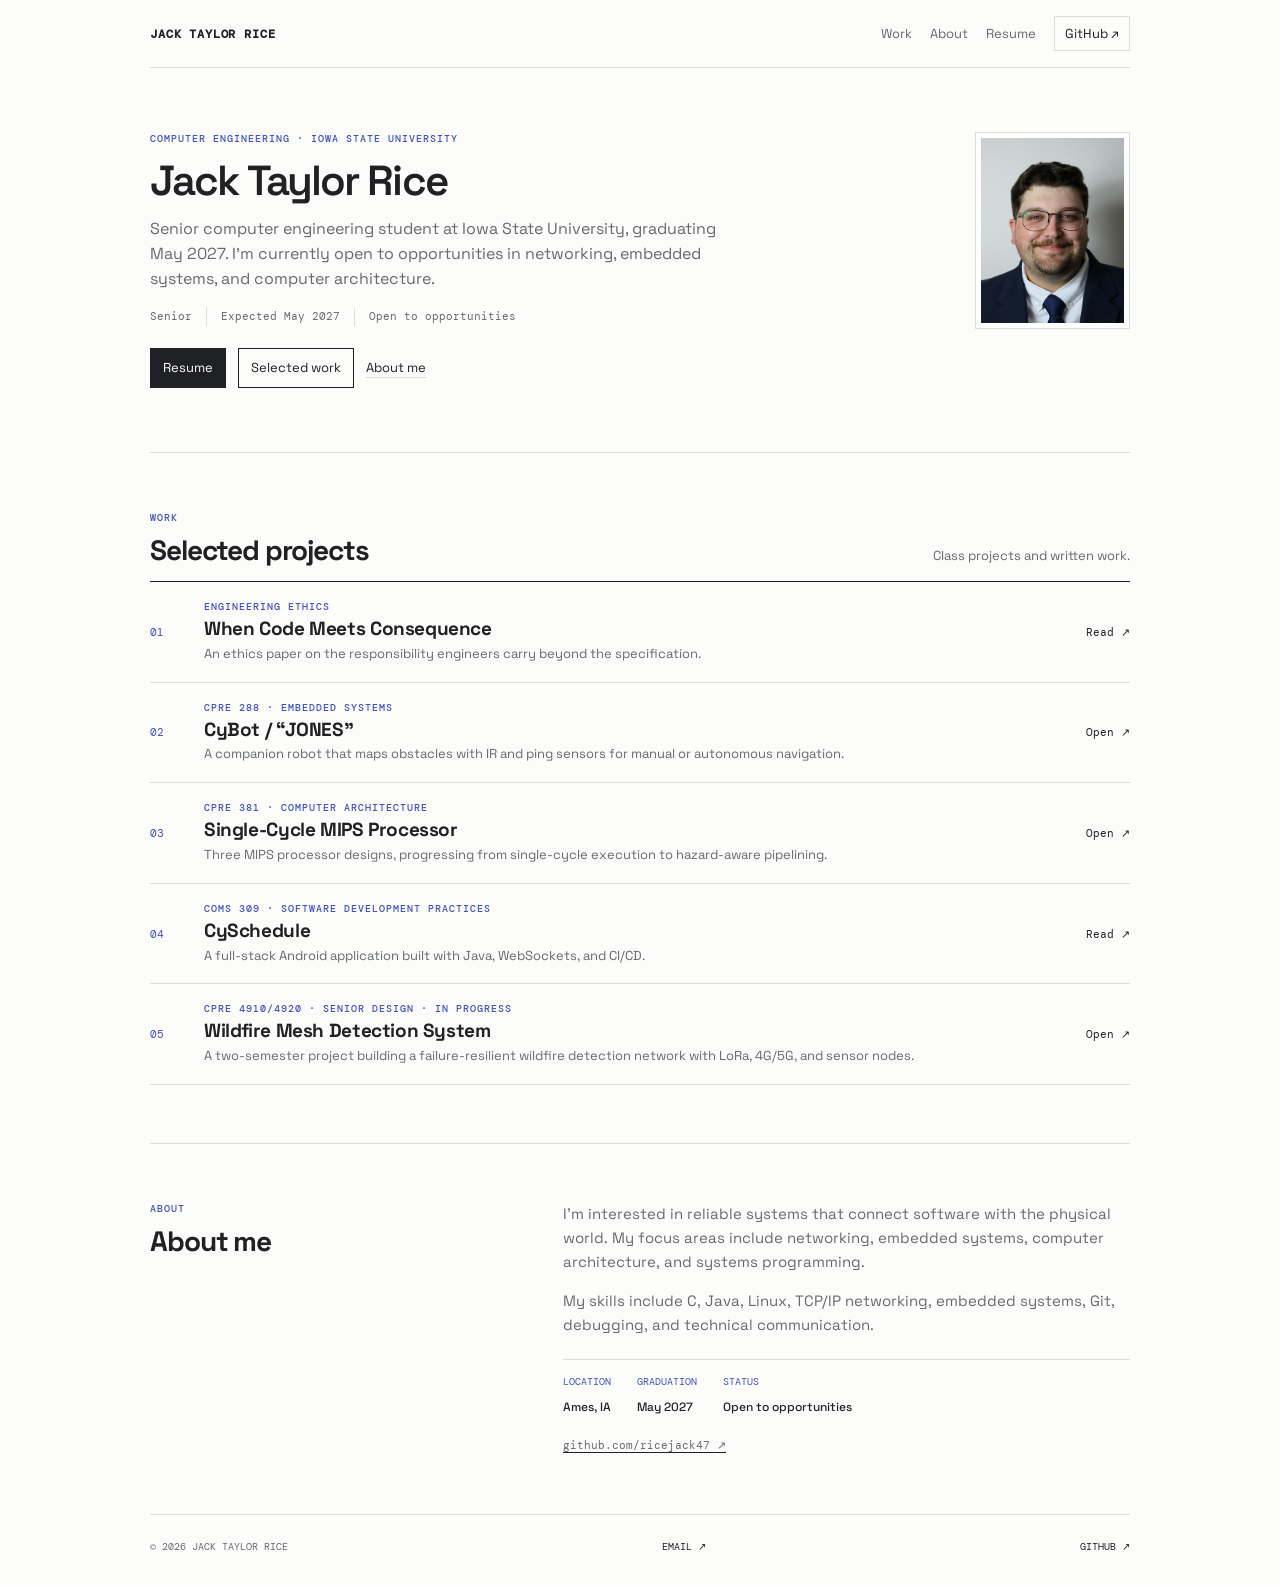
<file: index.html>
<!doctype html>
<html lang="en">
<head>
  <meta charset="utf-8">
  <meta name="viewport" content="width=device-width,initial-scale=1">
  <meta name="description" content="Jack Taylor Rice — computer engineering portfolio">
  <title>Jack Taylor Rice / Portfolio</title>
  <link rel="preconnect" href="https://fonts.googleapis.com">
  <link rel="preconnect" href="https://fonts.gstatic.com" crossorigin>
  <link href="https://fonts.googleapis.com/css2?family=DM+Mono:wght@400;500&family=Space+Grotesk:wght@400;500;600;700&display=swap" rel="stylesheet">
  <link rel="stylesheet" href="styles.css?v=layout-2">
  <link rel="stylesheet" href="home.css?v=layout-2">
</head>
<body>
  <nav class="nav shell">
    <a class="brand" href="index.html">JACK TAYLOR RICE</a>
    <div class="nav-links"><a href="#work">Work</a><a href="#about">About</a><a href="resume.html">Resume</a><a class="nav-cta" href="https://github.com/ricejack47" target="_blank" rel="noreferrer">GitHub ↗</a></div>
  </nav>
  <main>
    <section class="hero shell">
      <div>
        <p class="eyebrow">COMPUTER ENGINEERING · IOWA STATE UNIVERSITY</p>
        <h1>Jack Taylor Rice</h1>
        <p class="hero-copy">Senior computer engineering student at Iowa State University, graduating May 2027. I’m currently open to opportunities in networking, embedded systems, and computer architecture.</p>
        <div class="hero-status"><span>Senior</span><span>Expected May 2027</span><span>Open to opportunities</span></div>
        <div class="hero-actions"><a class="button button-primary" href="resume.html">Resume</a><a class="button" href="#work">Selected work</a><a class="text-link" href="#about">About me</a></div>
      </div>
      <div class="headshot-frame"><img class="headshot" src="assets/headshot.jpg" alt="Professional headshot of Jack Taylor Rice"></div>
    </section>
    <section id="work" class="work shell section-pad">
      <div class="section-head"><div><p class="kicker">WORK</p><h2>Selected projects</h2></div><p class="section-note">Class projects and written work.</p></div>
      <div class="project-grid">
        <a class="project-card" href="project-ethics.html"><div class="card-number">01</div><div class="card-content"><p class="tag">ENGINEERING ETHICS</p><h3>When Code Meets Consequence</h3><p>An ethics paper on the responsibility engineers carry beyond the specification.</p></div><span class="card-link">Read ↗</span></a>
        <a class="project-card" href="project-embedded.html"><div class="card-number">02</div><div class="card-content"><p class="tag">CPRE 288 · EMBEDDED SYSTEMS</p><h3>CyBot / “JONES”</h3><p>A companion robot that maps obstacles with IR and ping sensors for manual or autonomous navigation.</p></div><span class="card-link">Open ↗</span></a>
        <a class="project-card" href="project-architecture.html"><div class="card-number">03</div><div class="card-content"><p class="tag">CPRE 381 · COMPUTER ARCHITECTURE</p><h3>Single-Cycle MIPS Processor</h3><p>Three MIPS processor designs, progressing from single-cycle execution to hazard-aware pipelining.</p></div><span class="card-link">Open ↗</span></a>
        <a class="project-card" href="project-coms3090.html"><div class="card-number">04</div><div class="card-content"><p class="tag">COMS 309 · SOFTWARE DEVELOPMENT PRACTICES</p><h3>CySchedule</h3><p>A full-stack Android application built with Java, WebSockets, and CI/CD.</p></div><span class="card-link">Read ↗</span></a>
        <a class="project-card" href="project-senior-design.html"><div class="card-number">05</div><div class="card-content"><p class="tag">CPRE 4910/4920 · SENIOR DESIGN · IN PROGRESS</p><h3>Wildfire Mesh Detection System</h3><p>A two-semester project building a failure-resilient wildfire detection network with LoRa, 4G/5G, and sensor nodes.</p></div><span class="card-link">Open ↗</span></a>
      </div>
    </section>
    <section id="about" class="about shell section-pad">
      <div class="about-grid">
        <div><p class="kicker">ABOUT</p><h2>About me</h2></div>
        <div class="about-copy"><p>I’m interested in reliable systems that connect software with the physical world. My focus areas include networking, embedded systems, computer architecture, and systems programming.</p><p>My skills include C, Java, Linux, TCP/IP networking, embedded systems, Git, debugging, and technical communication.</p><div class="facts"><div><small>LOCATION</small><strong>Ames, IA</strong></div><div><small>GRADUATION</small><strong>May 2027</strong></div><div><small>STATUS</small><strong>Open to opportunities</strong></div></div><a class="github-link" href="https://github.com/ricejack47" target="_blank" rel="noreferrer">github.com/ricejack47 ↗</a></div>
      </div>
    </section>
  </main>
  <footer class="footer shell"><span>© 2026 JACK TAYLOR RICE</span><a href="mailto:jack@example.com">EMAIL ↗</a><a href="https://github.com/ricejack47" target="_blank" rel="noreferrer">GITHUB ↗</a></footer>
</body>
</html>
</file>
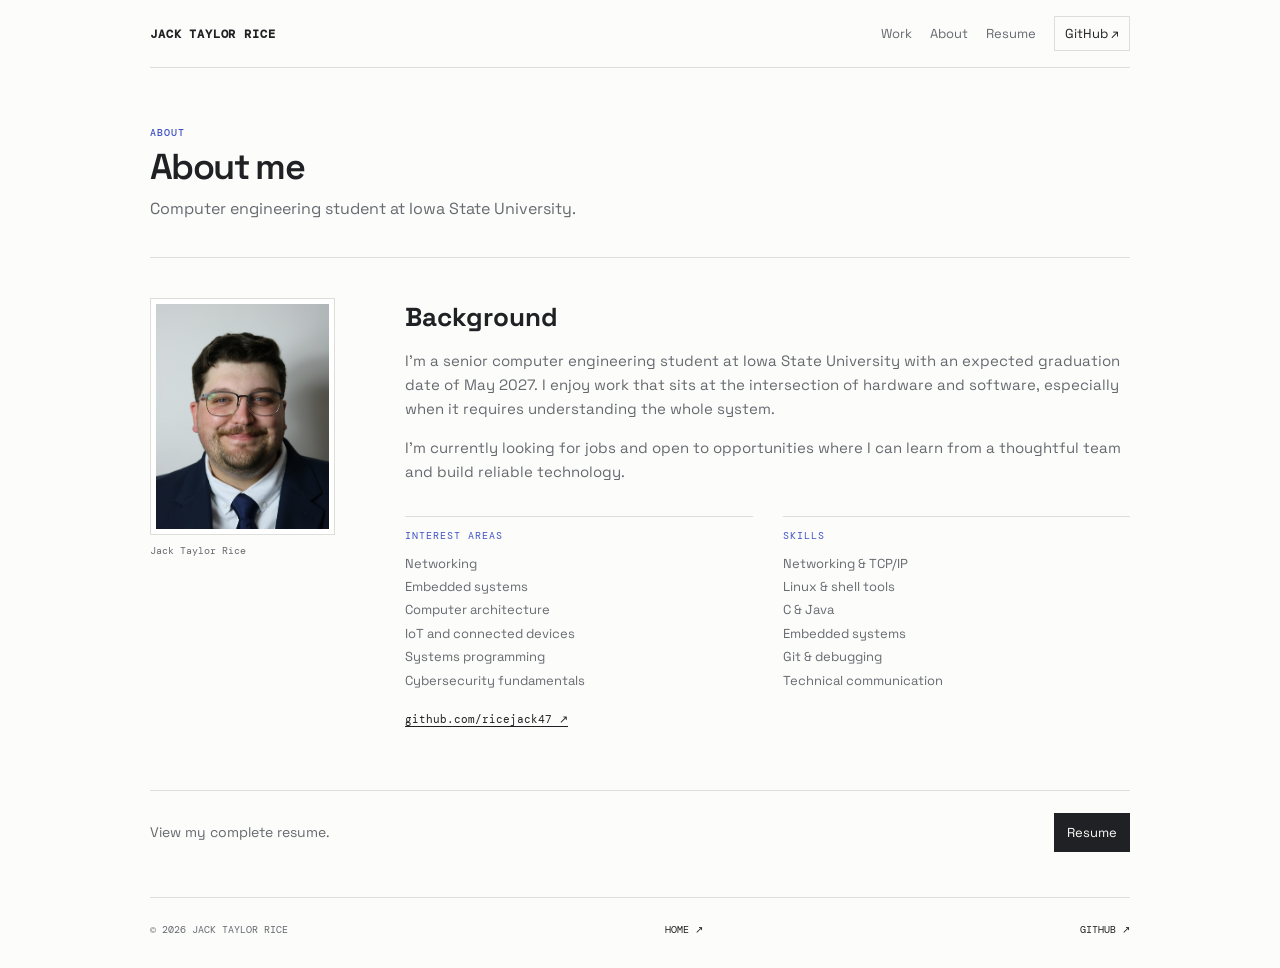
<file: about.html>
<!doctype html><html lang="en"><head><meta charset="utf-8"><meta name="viewport" content="width=device-width,initial-scale=1"><meta name="description" content="About Jack Taylor Rice"><title>About / Jack Taylor Rice</title><link rel="preconnect" href="https://fonts.googleapis.com"><link rel="preconnect" href="https://fonts.gstatic.com" crossorigin><link href="https://fonts.googleapis.com/css2?family=DM+Mono:wght@400;500&family=Space+Grotesk:wght@400;500;600;700&display=swap" rel="stylesheet"><link rel="stylesheet" href="styles.css"><link rel="stylesheet" href="site-pages.css"></head><body><nav class="nav shell"><a class="brand" href="index.html">JACK TAYLOR RICE</a><div class="nav-links"><a href="index.html#work">Work</a><a href="about.html">About</a><a href="resume.html">Resume</a><a class="nav-cta" href="https://github.com/ricejack47" target="_blank" rel="noreferrer">GitHub ↗</a></div></nav><main class="shell"><section class="page-intro"><p class="kicker">ABOUT</p><h1>About me</h1><p class="lede">Computer engineering student at Iowa State University.</p></section><section class="about-page-grid"><div class="about-headshot"><div class="headshot-frame"><img class="headshot" src="assets/headshot.jpg" alt="Professional headshot of Jack Taylor Rice"></div><p>Jack Taylor Rice</p></div><div class="about-details"><h2>Background</h2><p>I’m a senior computer engineering student at Iowa State University with an expected graduation date of May 2027. I enjoy work that sits at the intersection of hardware and software, especially when it requires understanding the whole system.</p><p>I’m currently looking for jobs and open to opportunities where I can learn from a thoughtful team and build reliable technology.</p><div class="info-blocks"><div class="info-block"><h3>INTEREST AREAS</h3><p>Networking<br>Embedded systems<br>Computer architecture<br>IoT and connected devices<br>Systems programming<br>Cybersecurity fundamentals</p></div><div class="info-block"><h3>SKILLS</h3><ul class="skill-list"><li>Networking &amp; TCP/IP</li><li>Linux &amp; shell tools</li><li>C &amp; Java</li><li>Embedded systems</li><li>Git &amp; debugging</li><li>Technical communication</li></ul></div></div><a class="github-link" href="https://github.com/ricejack47" target="_blank" rel="noreferrer">github.com/ricejack47 ↗</a></div></section><section class="resume-prompt"><p>View my complete resume.</p><a class="button button-primary" href="resume.html">Resume</a></section></main><footer class="footer shell"><span>© 2026 JACK TAYLOR RICE</span><a href="index.html">HOME ↗</a><a href="https://github.com/ricejack47" target="_blank" rel="noreferrer">GITHUB ↗</a></footer></body></html>
</file>
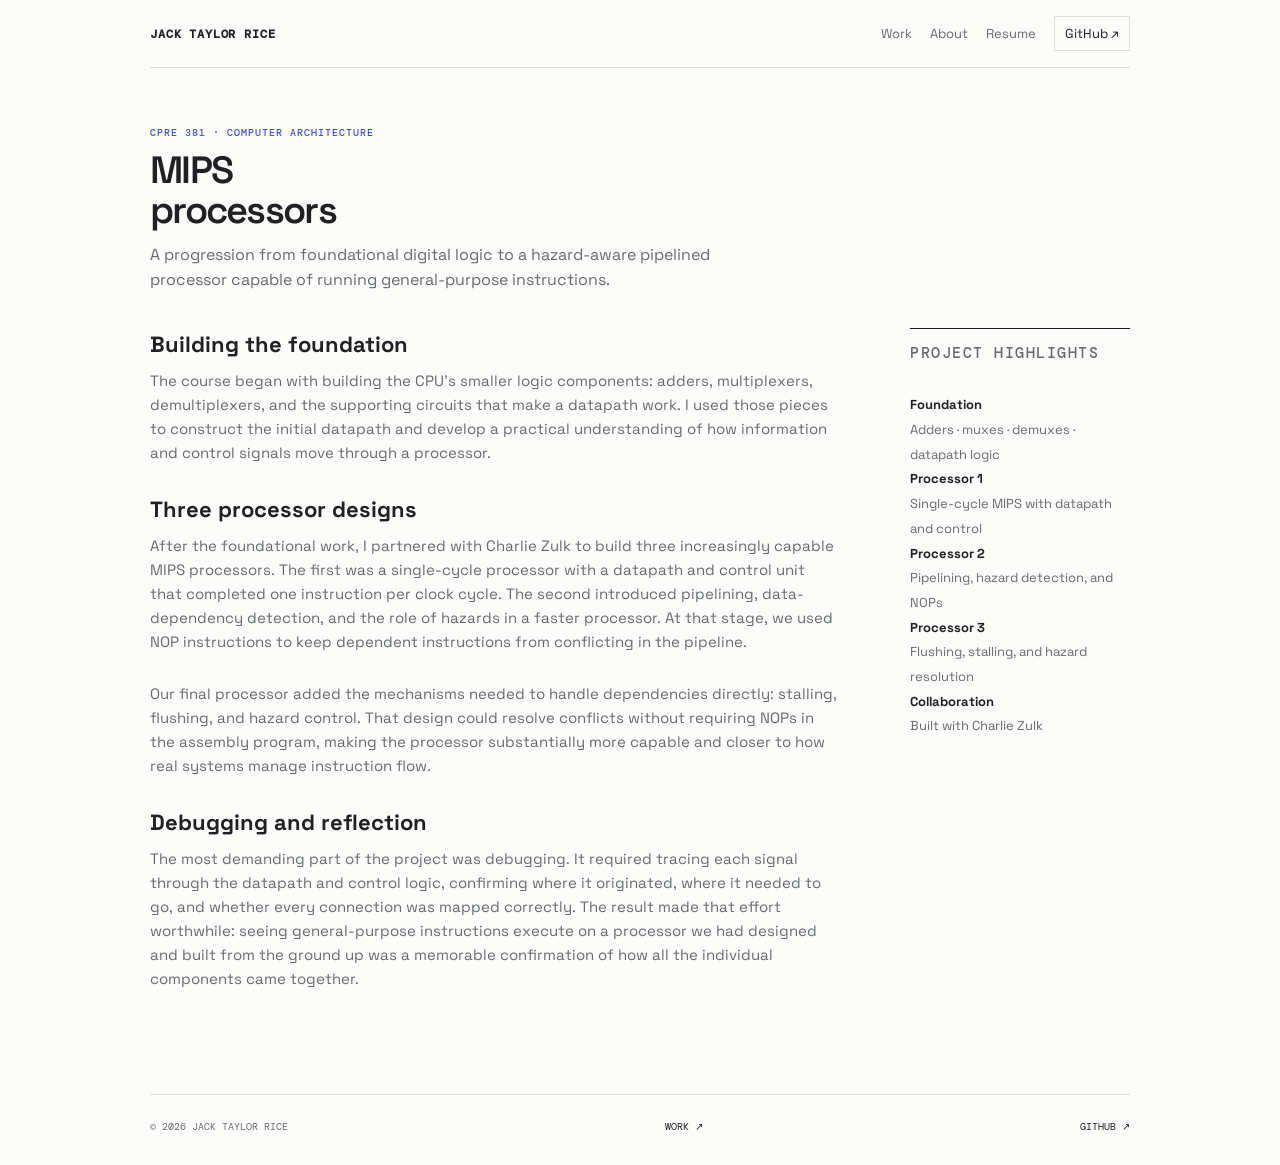
<file: project-architecture.html>
<!doctype html><html lang="en"><head><meta charset="utf-8"><meta name="viewport" content="width=device-width,initial-scale=1"><meta name="description" content="CPRE 381 MIPS processor project by Jack Taylor Rice"><title>MIPS Processors / Jack Taylor Rice</title><link rel="preconnect" href="https://fonts.googleapis.com"><link rel="preconnect" href="https://fonts.gstatic.com" crossorigin><link href="https://fonts.googleapis.com/css2?family=DM+Mono:wght@400;500&family=Space+Grotesk:wght@400;500;600;700&display=swap" rel="stylesheet"><link rel="stylesheet" href="styles.css?v=layout-2"><link rel="stylesheet" href="site-pages.css?v=project-2"></head><body><nav class="nav shell"><a class="brand" href="index.html">JACK TAYLOR RICE</a><div class="nav-links"><a href="index.html#work">Work</a><a href="about.html">About</a><a href="resume.html">Resume</a><a class="nav-cta" href="https://github.com/ricejack47" target="_blank" rel="noreferrer">GitHub ↗</a></div></nav><main class="shell detail"><p class="kicker">CPRE 381 · COMPUTER ARCHITECTURE</p><h1>MIPS<br><em>processors</em></h1><p class="lede">A progression from foundational digital logic to a hazard-aware pipelined processor capable of running general-purpose instructions.</p><div class="detail-grid"><div><h2>Building the foundation</h2><p>The course began with building the CPU’s smaller logic components: adders, multiplexers, demultiplexers, and the supporting circuits that make a datapath work. I used those pieces to construct the initial datapath and develop a practical understanding of how information and control signals move through a processor.</p><h2>Three processor designs</h2><p>After the foundational work, I partnered with Charlie Zulk to build three increasingly capable MIPS processors. The first was a single-cycle processor with a datapath and control unit that completed one instruction per clock cycle. The second introduced pipelining, data-dependency detection, and the role of hazards in a faster processor. At that stage, we used NOP instructions to keep dependent instructions from conflicting in the pipeline.</p><p>Our final processor added the mechanisms needed to handle dependencies directly: stalling, flushing, and hazard control. That design could resolve conflicts without requiring NOPs in the assembly program, making the processor substantially more capable and closer to how real systems manage instruction flow.</p><h2>Debugging and reflection</h2><p>The most demanding part of the project was debugging. It required tracing each signal through the datapath and control logic, confirming where it originated, where it needed to go, and whether every connection was mapped correctly. The result made that effort worthwhile: seeing general-purpose instructions execute on a processor we had designed and built from the ground up was a memorable confirmation of how all the individual components came together.</p></div><div class="detail-aside"><p class="tag">PROJECT HIGHLIGHTS</p><ul><li><strong>Foundation</strong><br>Adders · muxes · demuxes · datapath logic</li><li><strong>Processor 1</strong><br>Single-cycle MIPS with datapath and control</li><li><strong>Processor 2</strong><br>Pipelining, hazard detection, and NOPs</li><li><strong>Processor 3</strong><br>Flushing, stalling, and hazard resolution</li><li><strong>Collaboration</strong><br>Built with Charlie Zulk</li></ul></div></div></main><footer class="footer shell"><span>© 2026 JACK TAYLOR RICE</span><a href="index.html#work">WORK ↗</a><a href="https://github.com/ricejack47" target="_blank" rel="noreferrer">GITHUB ↗</a></footer></body></html>
</file>
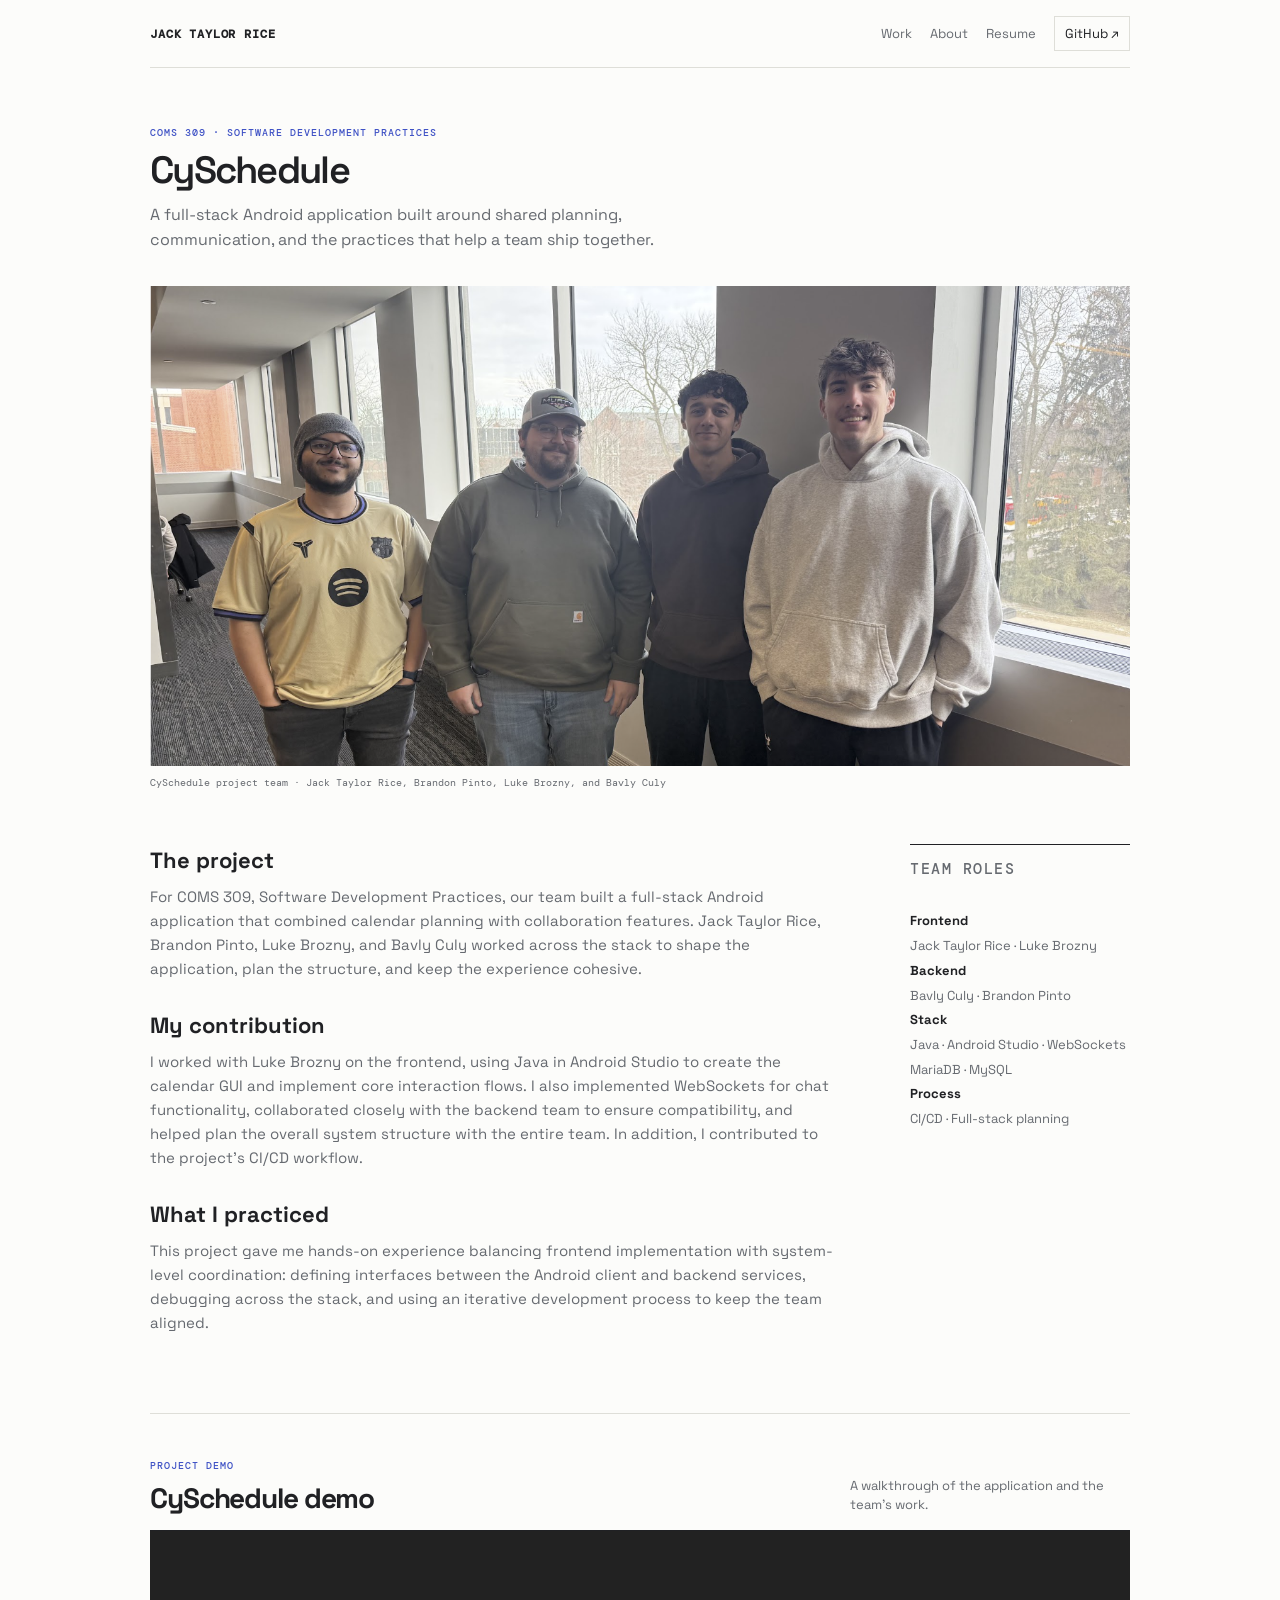
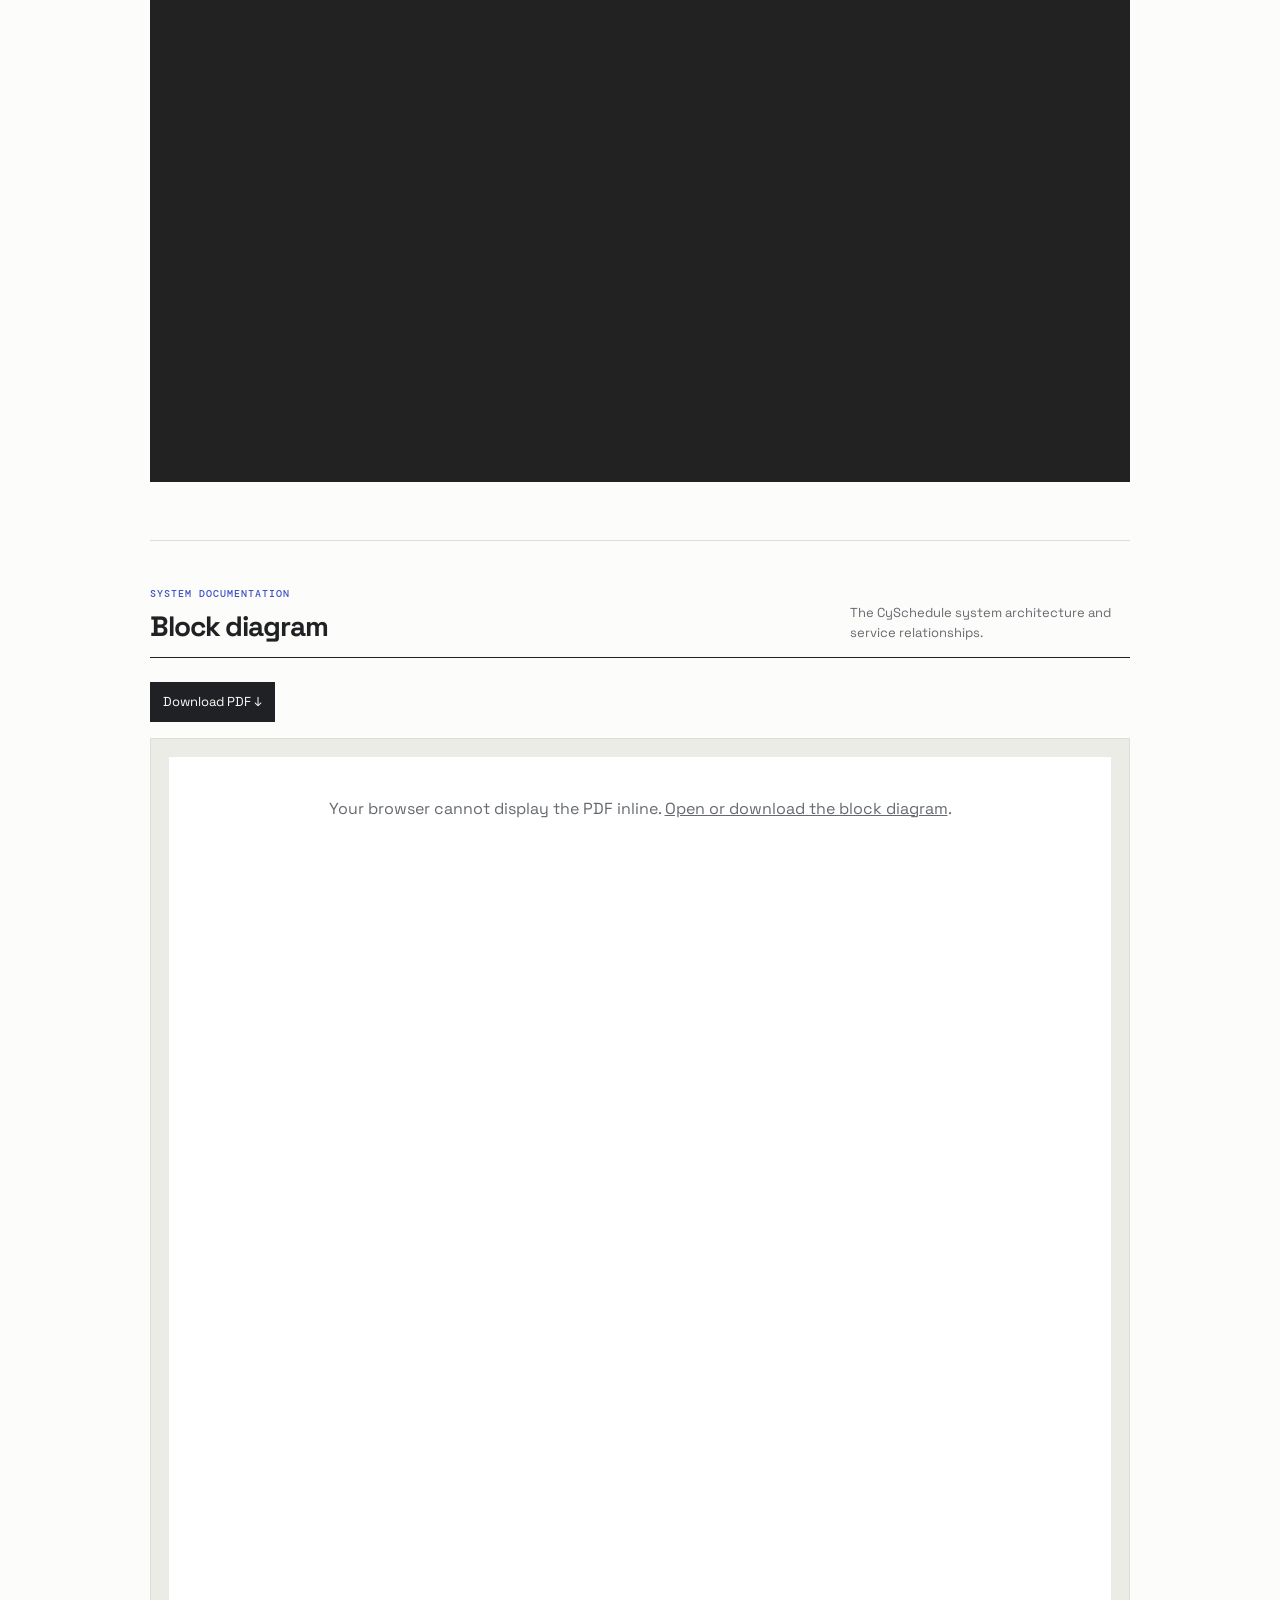
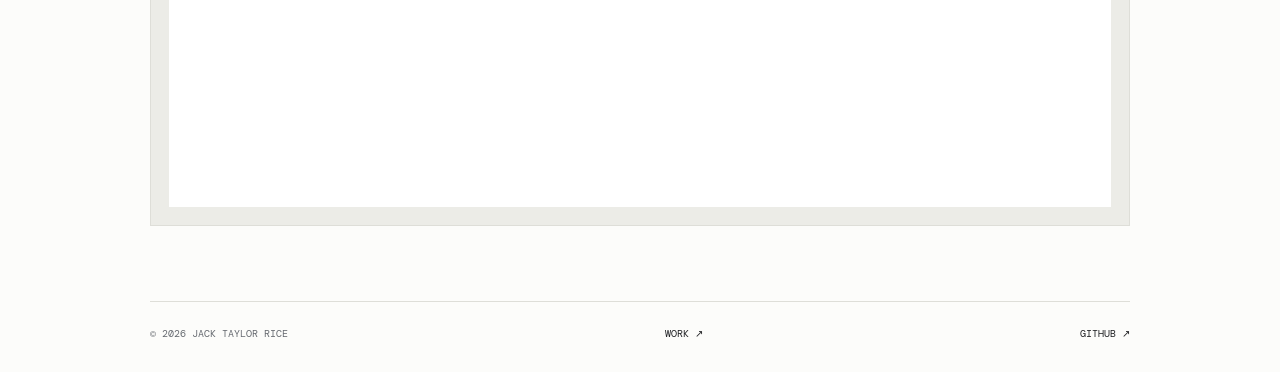
<file: project-coms3090.html>
<!doctype html><html lang="en"><head><meta charset="utf-8"><meta name="viewport" content="width=device-width,initial-scale=1"><meta name="description" content="CySchedule COMS 309 project by Jack Taylor Rice and team"><title>CySchedule / Jack Taylor Rice</title><link rel="preconnect" href="https://fonts.googleapis.com"><link rel="preconnect" href="https://fonts.gstatic.com" crossorigin><link href="https://fonts.googleapis.com/css2?family=DM+Mono:wght@400;500&family=Space+Grotesk:wght@400;500;600;700&display=swap" rel="stylesheet"><link rel="stylesheet" href="styles.css?v=layout-2"><link rel="stylesheet" href="site-pages.css?v=project-2"></head><body><nav class="nav shell"><a class="brand" href="index.html">JACK TAYLOR RICE</a><div class="nav-links"><a href="index.html#work">Work</a><a href="about.html">About</a><a href="resume.html">Resume</a><a class="nav-cta" href="https://github.com/ricejack47" target="_blank" rel="noreferrer">GitHub ↗</a></div></nav><main class="shell detail coms-detail"><p class="kicker">COMS 309 · SOFTWARE DEVELOPMENT PRACTICES</p><h1>CySchedule</h1><p class="lede">A full-stack Android application built around shared planning, communication, and the practices that help a team ship together.</p><div class="team-photo-wrap"><img src="assets/coms-3090-team.png" alt="COMS 309 project team: Jack Taylor Rice, Brandon Pinto, Luke Brozny, and Bavly Culy"><p>CySchedule project team · Jack Taylor Rice, Brandon Pinto, Luke Brozny, and Bavly Culy</p></div><div class="detail-grid"><div><h2>The project</h2><p>For COMS 309, Software Development Practices, our team built a full-stack Android application that combined calendar planning with collaboration features. Jack Taylor Rice, Brandon Pinto, Luke Brozny, and Bavly Culy worked across the stack to shape the application, plan the structure, and keep the experience cohesive.</p><h2>My contribution</h2><p>I worked with Luke Brozny on the frontend, using Java in Android Studio to create the calendar GUI and implement core interaction flows. I also implemented WebSockets for chat functionality, collaborated closely with the backend team to ensure compatibility, and helped plan the overall system structure with the entire team. In addition, I contributed to the project’s CI/CD workflow.</p><h2>What I practiced</h2><p>This project gave me hands-on experience balancing frontend implementation with system-level coordination: defining interfaces between the Android client and backend services, debugging across the stack, and using an iterative development process to keep the team aligned.</p></div><div class="detail-aside"><p class="tag">TEAM ROLES</p><ul><li><strong>Frontend</strong><br>Jack Taylor Rice · Luke Brozny</li><li><strong>Backend</strong><br>Bavly Culy · Brandon Pinto</li><li><strong>Stack</strong><br>Java · Android Studio · WebSockets<br>MariaDB · MySQL</li><li><strong>Process</strong><br>CI/CD · Full-stack planning</li></ul></div></div><section class="video-section"><div class="section-head"><div><p class="kicker">PROJECT DEMO</p><h2>CySchedule demo</h2></div><p class="section-note">A walkthrough of the application and the team’s work.</p></div><div class="video-frame"><iframe src="https://www.youtube.com/embed/_86ey5fYlXg" title="CySchedule Android app demo" loading="lazy" allow="accelerometer; autoplay; clipboard-write; encrypted-media; gyroscope; picture-in-picture; web-share" allowfullscreen></iframe></div></section><section class="document-section"><div class="section-head"><div><p class="kicker">SYSTEM DOCUMENTATION</p><h2>Block diagram</h2></div><p class="section-note">The CySchedule system architecture and service relationships.</p></div><a class="button button-primary document-download" href="assets/cyschedule-block-diagram.pdf" download>Download PDF ↓</a><section class="pdf-viewer" aria-label="CySchedule block diagram PDF"><object data="assets/cyschedule-block-diagram.pdf" type="application/pdf"><p>Your browser cannot display the PDF inline. <a href="assets/cyschedule-block-diagram.pdf">Open or download the block diagram</a>.</p></object></section></section></main><footer class="footer shell"><span>© 2026 JACK TAYLOR RICE</span><a href="index.html#work">WORK ↗</a><a href="https://github.com/ricejack47" target="_blank" rel="noreferrer">GITHUB ↗</a></footer></body></html>
</file>
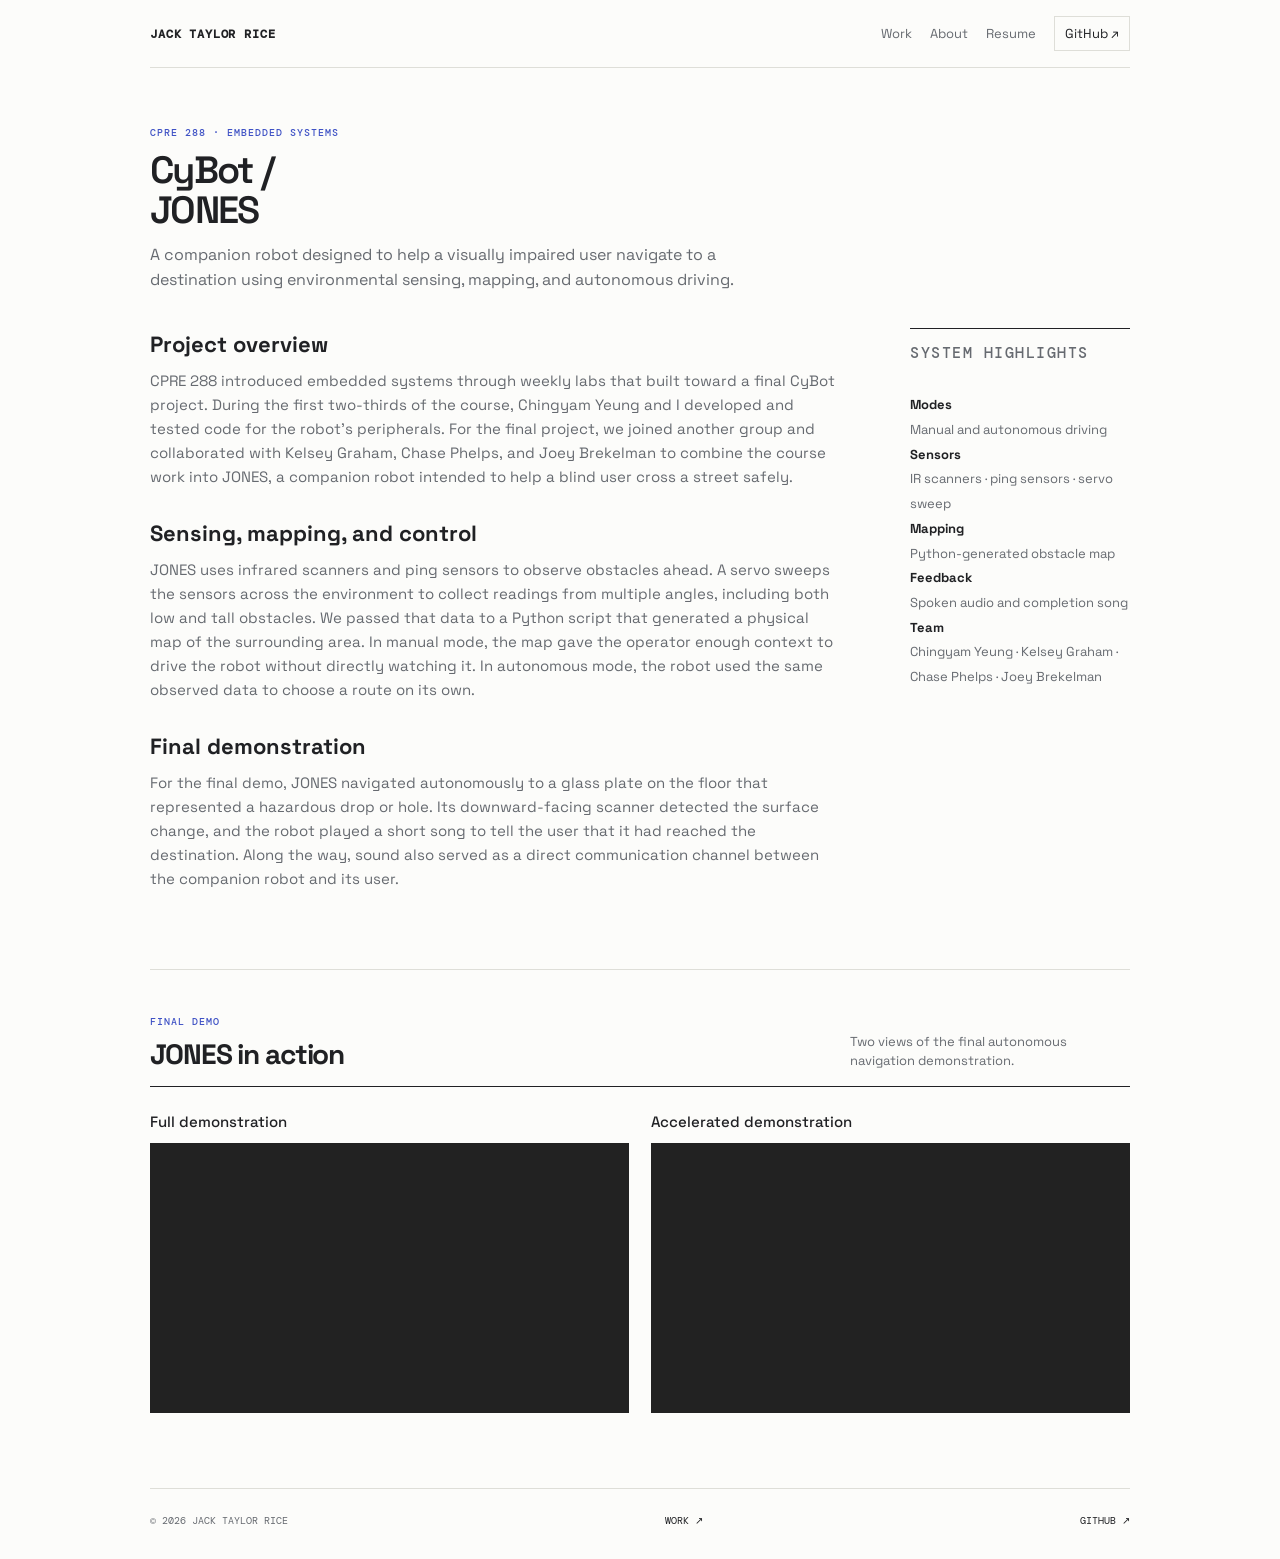
<file: project-embedded.html>
<!doctype html><html lang="en"><head><meta charset="utf-8"><meta name="viewport" content="width=device-width,initial-scale=1"><meta name="description" content="CyBot JONES companion robot project by Jack Taylor Rice"><title>CyBot JONES / Jack Taylor Rice</title><link rel="preconnect" href="https://fonts.googleapis.com"><link rel="preconnect" href="https://fonts.gstatic.com" crossorigin><link href="https://fonts.googleapis.com/css2?family=DM+Mono:wght@400;500&family=Space+Grotesk:wght@400;500;600;700&display=swap" rel="stylesheet"><link rel="stylesheet" href="styles.css?v=layout-2"><link rel="stylesheet" href="site-pages.css?v=project-2"></head><body><nav class="nav shell"><a class="brand" href="index.html">JACK TAYLOR RICE</a><div class="nav-links"><a href="index.html#work">Work</a><a href="about.html">About</a><a href="resume.html">Resume</a><a class="nav-cta" href="https://github.com/ricejack47" target="_blank" rel="noreferrer">GitHub ↗</a></div></nav><main class="shell detail"><p class="kicker">CPRE 288 · EMBEDDED SYSTEMS</p><h1>CyBot /<br><em>JONES</em></h1><p class="lede">A companion robot designed to help a visually impaired user navigate to a destination using environmental sensing, mapping, and autonomous driving.</p><div class="detail-grid"><div><h2>Project overview</h2><p>CPRE 288 introduced embedded systems through weekly labs that built toward a final CyBot project. During the first two-thirds of the course, Chingyam Yeung and I developed and tested code for the robot’s peripherals. For the final project, we joined another group and collaborated with Kelsey Graham, Chase Phelps, and Joey Brekelman to combine the course work into JONES, a companion robot intended to help a blind user cross a street safely.</p><h2>Sensing, mapping, and control</h2><p>JONES uses infrared scanners and ping sensors to observe obstacles ahead. A servo sweeps the sensors across the environment to collect readings from multiple angles, including both low and tall obstacles. We passed that data to a Python script that generated a physical map of the surrounding area. In manual mode, the map gave the operator enough context to drive the robot without directly watching it. In autonomous mode, the robot used the same observed data to choose a route on its own.</p><h2>Final demonstration</h2><p>For the final demo, JONES navigated autonomously to a glass plate on the floor that represented a hazardous drop or hole. Its downward-facing scanner detected the surface change, and the robot played a short song to tell the user that it had reached the destination. Along the way, sound also served as a direct communication channel between the companion robot and its user.</p></div><div class="detail-aside"><p class="tag">SYSTEM HIGHLIGHTS</p><ul><li><strong>Modes</strong><br>Manual and autonomous driving</li><li><strong>Sensors</strong><br>IR scanners · ping sensors · servo sweep</li><li><strong>Mapping</strong><br>Python-generated obstacle map</li><li><strong>Feedback</strong><br>Spoken audio and completion song</li><li><strong>Team</strong><br>Chingyam Yeung · Kelsey Graham · Chase Phelps · Joey Brekelman</li></ul></div></div><section class="video-section"><div class="section-head"><div><p class="kicker">FINAL DEMO</p><h2>JONES in action</h2></div><p class="section-note">Two views of the final autonomous navigation demonstration.</p></div><div class="video-grid"><article class="video-card"><h3>Full demonstration</h3><div class="video-frame"><iframe src="https://www.youtube.com/embed/iIxZLbzTQhA" title="JONES full autonomous demonstration" loading="lazy" allow="accelerometer; autoplay; clipboard-write; encrypted-media; gyroscope; picture-in-picture; web-share" allowfullscreen></iframe></div></article><article class="video-card"><h3>Accelerated demonstration</h3><div class="video-frame"><iframe src="https://www.youtube.com/embed/Z9f0g6YBjd4" title="JONES accelerated autonomous demonstration" loading="lazy" allow="accelerometer; autoplay; clipboard-write; encrypted-media; gyroscope; picture-in-picture; web-share" allowfullscreen></iframe></div></article></div></section></main><footer class="footer shell"><span>© 2026 JACK TAYLOR RICE</span><a href="index.html#work">WORK ↗</a><a href="https://github.com/ricejack47" target="_blank" rel="noreferrer">GITHUB ↗</a></footer></body></html>
</file>
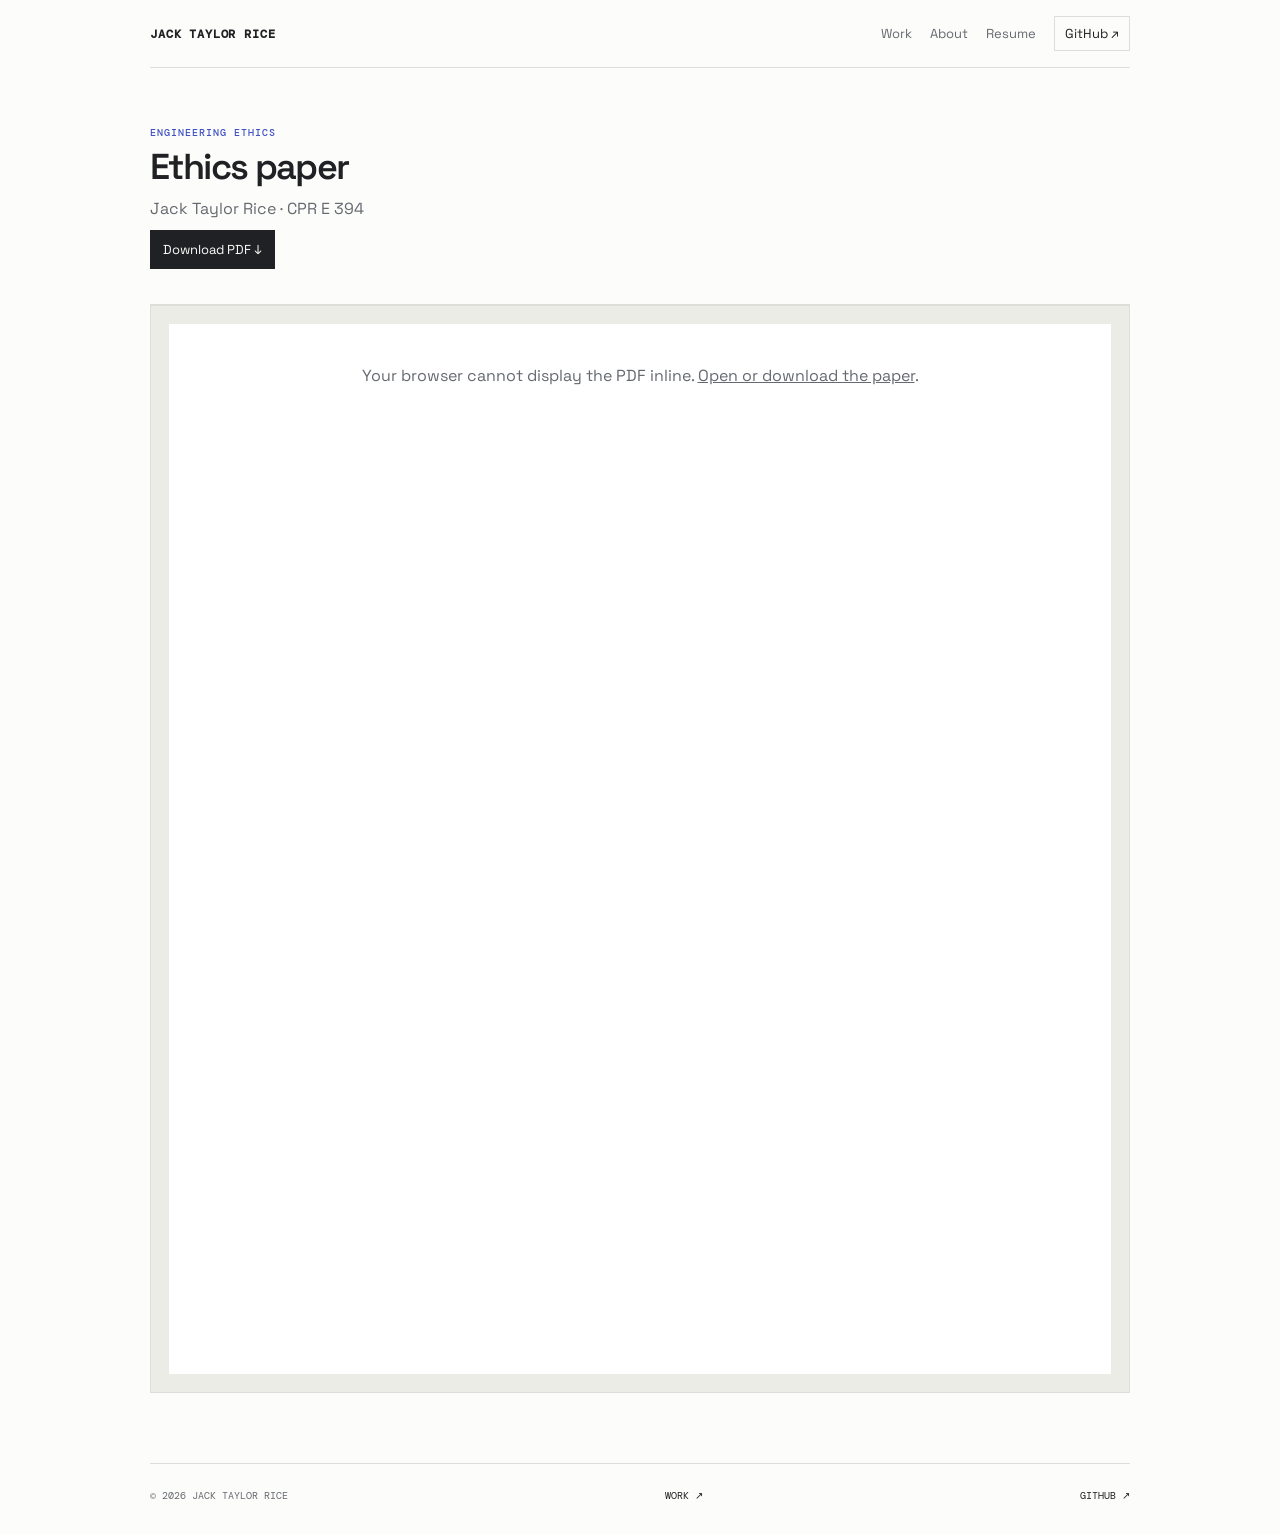
<file: project-ethics.html>
<!doctype html><html lang="en"><head><meta charset="utf-8"><meta name="viewport" content="width=device-width,initial-scale=1"><meta name="description" content="Engineering ethics paper by Jack Taylor Rice"><title>Engineering Ethics Paper / Jack Taylor Rice</title><link rel="preconnect" href="https://fonts.googleapis.com"><link rel="preconnect" href="https://fonts.gstatic.com" crossorigin><link href="https://fonts.googleapis.com/css2?family=DM+Mono:wght@400;500&family=Space+Grotesk:wght@400;500;600;700&display=swap" rel="stylesheet"><link rel="stylesheet" href="styles.css?v=layout-2"><link rel="stylesheet" href="site-pages.css?v=resume-2"></head><body><nav class="nav shell"><a class="brand" href="index.html">JACK TAYLOR RICE</a><div class="nav-links"><a href="index.html#work">Work</a><a href="about.html">About</a><a href="resume.html">Resume</a><a class="nav-cta" href="https://github.com/ricejack47" target="_blank" rel="noreferrer">GitHub ↗</a></div></nav><main class="shell resume-page"><section class="page-intro"><p class="kicker">ENGINEERING ETHICS</p><h1>Ethics paper</h1><p class="lede">Jack Taylor Rice · CPR E 394</p><a class="button button-primary resume-download" href="assets/engineering-ethics-paper.pdf" download>Download PDF ↓</a></section><section class="pdf-viewer" aria-label="Engineering ethics paper PDF"><object data="assets/engineering-ethics-paper.pdf" type="application/pdf"><p>Your browser cannot display the PDF inline. <a href="assets/engineering-ethics-paper.pdf">Open or download the paper</a>.</p></object></section></main><footer class="footer shell"><span>© 2026 JACK TAYLOR RICE</span><a href="index.html#work">WORK ↗</a><a href="https://github.com/ricejack47" target="_blank" rel="noreferrer">GITHUB ↗</a></footer></body></html>
</file>
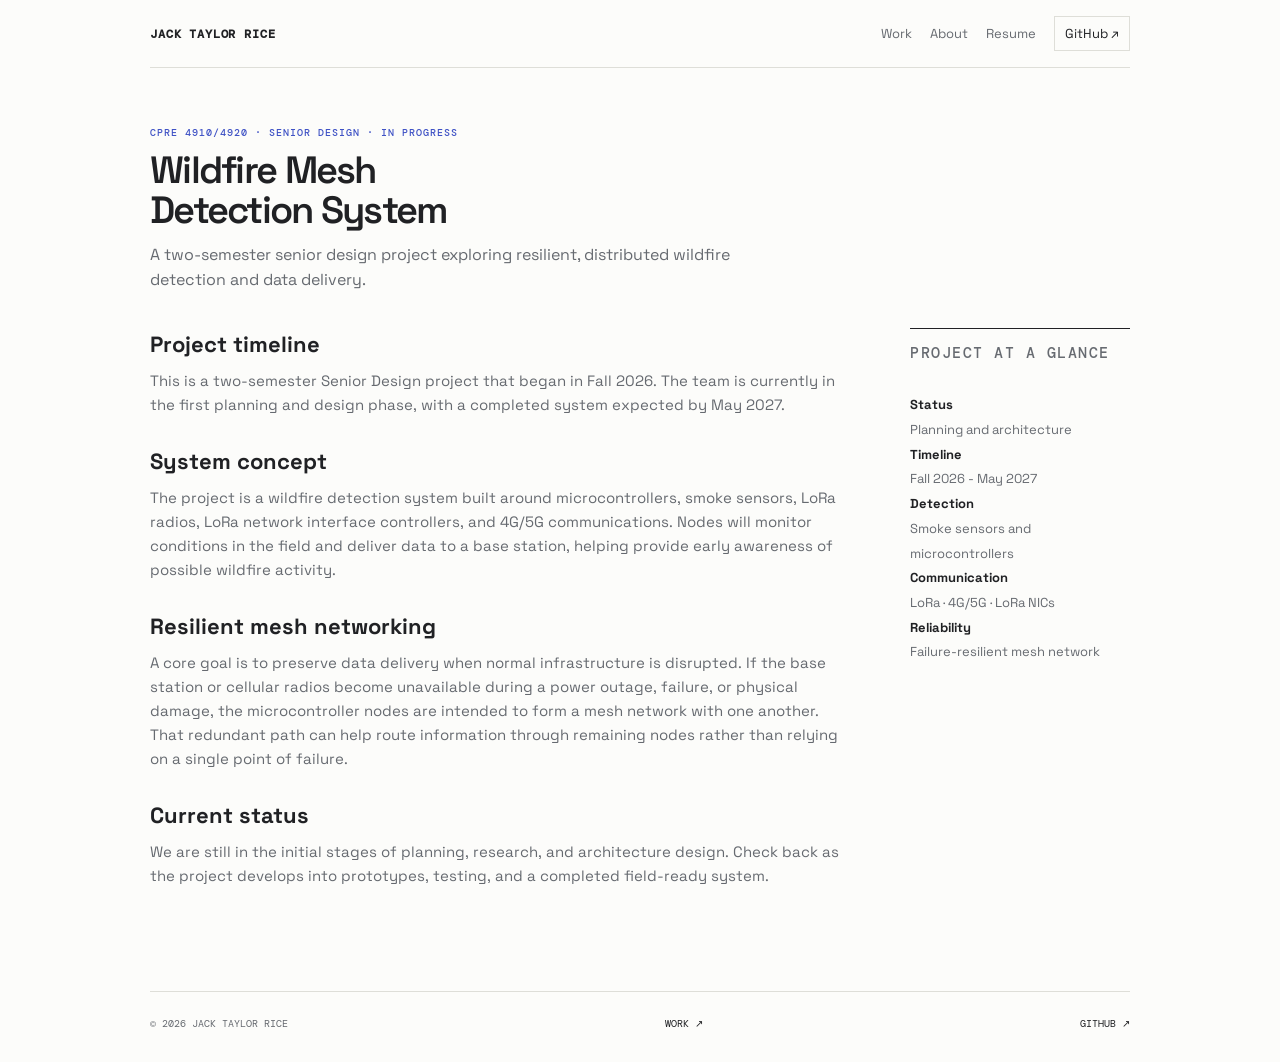
<file: project-senior-design.html>
<!doctype html>
<html lang="en">
<head>
  <meta charset="utf-8">
  <meta name="viewport" content="width=device-width,initial-scale=1">
  <meta name="description" content="Wildfire Mesh Detection System senior design project by Jack Taylor Rice">
  <title>Wildfire Mesh Detection System / Jack Taylor Rice</title>
  <link rel="preconnect" href="https://fonts.googleapis.com">
  <link rel="preconnect" href="https://fonts.gstatic.com" crossorigin>
  <link href="https://fonts.googleapis.com/css2?family=DM+Mono:wght@400;500&family=Space+Grotesk:wght@400;500;600;700&display=swap" rel="stylesheet">
  <link rel="stylesheet" href="styles.css?v=layout-2">
  <link rel="stylesheet" href="site-pages.css?v=project-2">
</head>
<body>
  <nav class="nav shell">
    <a class="brand" href="index.html">JACK TAYLOR RICE</a>
    <div class="nav-links"><a href="index.html#work">Work</a><a href="about.html">About</a><a href="resume.html">Resume</a><a class="nav-cta" href="https://github.com/ricejack47" target="_blank" rel="noreferrer">GitHub ↗</a></div>
  </nav>
  <main class="shell detail">
    <p class="kicker">CPRE 4910/4920 · SENIOR DESIGN · IN PROGRESS</p>
    <h1>Wildfire Mesh<br><em>Detection System</em></h1>
    <p class="lede">A two-semester senior design project exploring resilient, distributed wildfire detection and data delivery.</p>
    <div class="detail-grid">
      <div>
        <h2>Project timeline</h2>
        <p>This is a two-semester Senior Design project that began in Fall 2026. The team is currently in the first planning and design phase, with a completed system expected by May 2027.</p>
        <h2>System concept</h2>
        <p>The project is a wildfire detection system built around microcontrollers, smoke sensors, LoRa radios, LoRa network interface controllers, and 4G/5G communications. Nodes will monitor conditions in the field and deliver data to a base station, helping provide early awareness of possible wildfire activity.</p>
        <h2>Resilient mesh networking</h2>
        <p>A core goal is to preserve data delivery when normal infrastructure is disrupted. If the base station or cellular radios become unavailable during a power outage, failure, or physical damage, the microcontroller nodes are intended to form a mesh network with one another. That redundant path can help route information through remaining nodes rather than relying on a single point of failure.</p>
        <h2>Current status</h2>
        <p>We are still in the initial stages of planning, research, and architecture design. Check back as the project develops into prototypes, testing, and a completed field-ready system.</p>
      </div>
      <div class="detail-aside"><p class="tag">PROJECT AT A GLANCE</p><ul><li><strong>Status</strong><br>Planning and architecture</li><li><strong>Timeline</strong><br>Fall 2026 - May 2027</li><li><strong>Detection</strong><br>Smoke sensors and microcontrollers</li><li><strong>Communication</strong><br>LoRa · 4G/5G · LoRa NICs</li><li><strong>Reliability</strong><br>Failure-resilient mesh network</li></ul></div>
    </div>
  </main>
  <footer class="footer shell"><span>© 2026 JACK TAYLOR RICE</span><a href="index.html#work">WORK ↗</a><a href="https://github.com/ricejack47" target="_blank" rel="noreferrer">GITHUB ↗</a></footer>
</body>
</html>
</file>
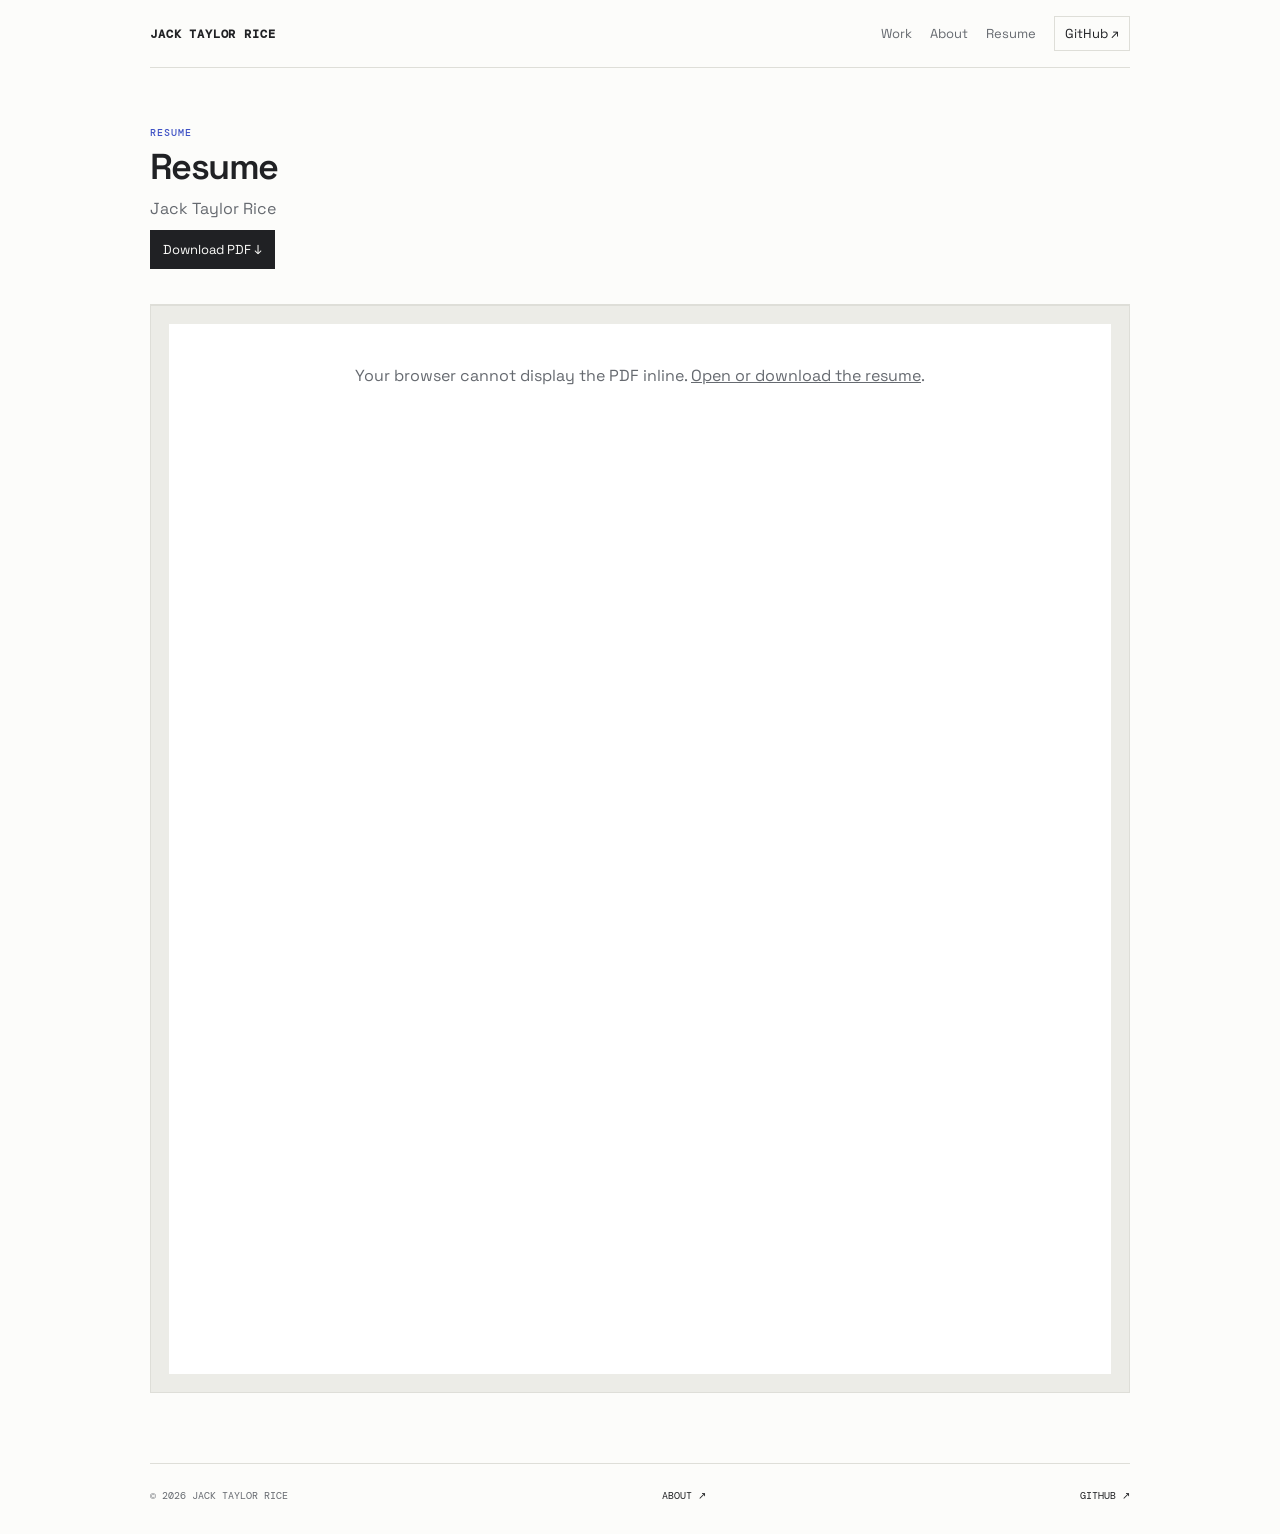
<file: resume.html>
<!doctype html><html lang="en"><head><meta charset="utf-8"><meta name="viewport" content="width=device-width,initial-scale=1"><meta name="description" content="Jack Taylor Rice resume"><title>Resume / Jack Taylor Rice</title><link rel="preconnect" href="https://fonts.googleapis.com"><link rel="preconnect" href="https://fonts.gstatic.com" crossorigin><link href="https://fonts.googleapis.com/css2?family=DM+Mono:wght@400;500&family=Space+Grotesk:wght@400;500;600;700&display=swap" rel="stylesheet"><link rel="stylesheet" href="styles.css?v=layout-2"><link rel="stylesheet" href="site-pages.css?v=resume-2"></head><body><nav class="nav shell"><a class="brand" href="index.html">JACK TAYLOR RICE</a><div class="nav-links"><a href="index.html#work">Work</a><a href="about.html">About</a><a href="resume.html">Resume</a><a class="nav-cta" href="https://github.com/ricejack47" target="_blank" rel="noreferrer">GitHub ↗</a></div></nav><main class="shell resume-page"><section class="page-intro"><p class="kicker">RESUME</p><h1>Resume</h1><p class="lede">Jack Taylor Rice</p><a class="button button-primary resume-download" href="assets/jack-rice-resume.pdf" download>Download PDF ↓</a></section><section class="pdf-viewer" aria-label="Jack Taylor Rice resume PDF"><object data="assets/jack-rice-resume.pdf" type="application/pdf"><p>Your browser cannot display the PDF inline. <a href="assets/jack-rice-resume.pdf">Open or download the resume</a>.</p></object></section></main><footer class="footer shell"><span>© 2026 JACK TAYLOR RICE</span><a href="about.html">ABOUT ↗</a><a href="https://github.com/ricejack47" target="_blank" rel="noreferrer">GITHUB ↗</a></footer></body></html>
</file>
<file: styles.css>
:root{--ink:#202124;--muted:#666a70;--paper:#fcfcfa;--line:#deded8;--blue:#3f52c5;--soft:#f4f4f1;--mono:'DM Mono',monospace;--sans:'Space Grotesk',sans-serif}*{box-sizing:border-box}html{scroll-behavior:smooth}body{margin:0;background:var(--paper);color:var(--ink);font-family:var(--sans);line-height:1.5}.shell{width:min(980px,calc(100% - 48px));margin:auto}a{color:inherit}.grid-bg{display:none}.nav{position:sticky;top:0;z-index:10;min-height:68px;display:flex;justify-content:space-between;align-items:center;background:rgba(252,252,250,.97);border-bottom:1px solid var(--line)}.brand{font:600 12px var(--mono);letter-spacing:.07em;text-decoration:none;white-space:nowrap}.brand-mark{display:none}.nav-links{display:flex;align-items:center;gap:18px;font-size:13px}.nav-links a{color:var(--muted);text-decoration:none}.nav-links a:hover{color:var(--ink)}.nav-cta{border:1px solid var(--line);padding:7px 10px;color:var(--ink)!important}.hero{display:grid;grid-template-columns:minmax(0,1fr) 155px;gap:48px;align-items:center;padding:70px 0 72px;border-bottom:1px solid var(--line)}.eyebrow,.kicker,.tag{font:500 10px var(--mono);letter-spacing:.1em;color:var(--blue)}.eyebrow{margin-bottom:14px}.dot{display:none}h1,h2,h3,p{margin-top:0}h1{font-size:clamp(34px,5vw,52px);line-height:1.05;letter-spacing:-.045em;margin:0 0 14px;font-weight:600}h1 em{font-style:normal;color:inherit}.hero-copy,.lede{max-width:590px;color:var(--muted);font-size:16px;line-height:1.55;margin-bottom:16px}.hero-status{display:flex;flex-wrap:wrap;gap:8px 18px;margin-bottom:22px;font:11px var(--mono);color:var(--muted)}.hero-status span:not(:last-child):after{content:'·';margin-left:18px;color:var(--line)}.hero-actions{display:flex;gap:12px;align-items:center}.button{display:inline-flex;padding:9px 12px;border:1px solid var(--ink);text-decoration:none;font-size:13px}.button-primary{background:var(--ink);color:var(--paper)}.text-link{font-size:13px;text-decoration:none;border-bottom:1px solid var(--line)}.headshot-frame{width:155px;padding:5px;background:#fff;border:1px solid var(--line)}.headshot{display:block;width:100%;height:185px;object-fit:cover;object-position:center top}.headshot-caption{display:none}.section-pad{padding:58px 0}.section-head{display:flex;justify-content:space-between;align-items:end;padding-bottom:15px;border-bottom:1px solid var(--ink)}.section-head h2,.about h2{font-size:28px;line-height:1.15;letter-spacing:-.04em;margin:0}.section-head h2 span,.about h2 span{color:var(--ink)}.section-note{max-width:280px;color:var(--muted);font-size:13px;margin:0}.project-grid{display:block}.project-card{display:grid;grid-template-columns:36px minmax(0,1fr) auto;gap:18px;align-items:center;padding:18px 0;border-bottom:1px solid var(--line);text-decoration:none}.project-card:hover{background:var(--soft);padding-left:10px;padding-right:10px}.card-number{font:11px var(--mono);color:var(--blue)}.card-visual{display:none}.card-content h3{font-size:19px;line-height:1.2;letter-spacing:-.02em;margin:0 0 4px}.card-content .tag{margin-bottom:5px}.card-content p:not(.tag){color:var(--muted);font-size:13px;line-height:1.45;margin:0}.card-link{font:11px var(--mono);white-space:nowrap}.about{border-top:1px solid var(--line)}.about-grid{display:grid;grid-template-columns:.75fr 1.25fr;gap:72px}.about-copy{color:var(--muted);font-size:15px;line-height:1.6}.facts{display:flex;gap:26px;border-top:1px solid var(--line);padding-top:15px;margin-top:22px}.facts small{display:block;color:var(--blue);font:10px var(--mono);margin-bottom:6px}.facts strong{font-size:12px;font-weight:500;color:var(--ink)}.github-link{display:inline-block;margin-top:20px;font:11px var(--mono);text-decoration:none;border-bottom:1px solid var(--ink)}.footer{display:flex;justify-content:space-between;padding:25px 0 32px;border-top:1px solid var(--line);font:10px var(--mono);color:var(--muted)}.footer a{color:var(--ink);text-decoration:none}.page-intro{padding:58px 0 35px;border-bottom:1px solid var(--line)}.page-intro h1{font-size:36px;margin:0 0 10px}.page-intro .lede{margin:0}.detail{padding:58px 0 75px}.detail h1{font-size:38px;margin:12px 0}.detail-grid{display:grid;grid-template-columns:minmax(0,1fr) 220px;gap:70px;margin-top:36px}.detail-grid h2{font-size:22px;margin:0 0 8px}.detail-grid p{color:var(--muted);font-size:15px;line-height:1.6;margin-bottom:28px}.detail-aside{border-top:1px solid var(--ink);padding-top:12px}.detail-aside ul{list-style:none;padding:0;margin:0;color:var(--muted);font-size:13px;line-height:1.9}.detail-aside strong{color:var(--ink)}.detail-hero{display:none}.team-photo-wrap{margin:34px 0}.team-photo-wrap img{display:block;width:100%;max-height:480px;object-fit:cover;object-position:center 42%}.team-photo-wrap p{font:10px var(--mono);color:var(--muted);margin:10px 0 0}.video-section{margin-top:50px;padding-top:45px;border-top:1px solid var(--line)}.video-frame{position:relative;aspect-ratio:16/9;background:#222}.video-frame iframe{position:absolute;inset:0;width:100%;height:100%;border:0}.about-page-grid{display:grid;grid-template-columns:185px minmax(0,1fr);gap:70px;padding:40px 0 60px}.about-headshot .headshot-frame{width:185px}.about-headshot .headshot{height:225px}.about-headshot p{font:10px var(--mono);color:var(--muted);margin-top:9px}.about-details h2{font-size:26px;margin:0 0 12px}.about-details>p{color:var(--muted);font-size:15px;line-height:1.6}.info-blocks{display:grid;grid-template-columns:1fr 1fr;gap:30px;margin-top:32px}.info-block{border-top:1px solid var(--line);padding-top:12px}.info-block h3{font:10px var(--mono);color:var(--blue);letter-spacing:.1em;margin-bottom:10px}.info-block p,.skill-list{list-style:none;padding:0;margin:0;color:var(--muted);font-size:13px;line-height:1.8}.resume-prompt{display:flex;align-items:center;justify-content:space-between;border-top:1px solid var(--line);padding:22px 0 45px}.resume-prompt p{margin:0;color:var(--muted);font-size:14px}.resume-page{padding-bottom:70px}.resume-sheet{border:1px solid var(--line);padding:30px;background:#fff}.resume-sheet header{display:flex;justify-content:space-between;border-bottom:1px solid var(--line);padding-bottom:16px;margin-bottom:20px}.resume-sheet h2{font-size:26px;margin:0}.resume-contact{font:11px var(--mono);color:var(--muted);text-align:right}.resume-section{margin:23px 0}.resume-section h3{font:10px var(--mono);color:var(--blue);letter-spacing:.1em;border-bottom:1px solid var(--line);padding-bottom:7px}.resume-section h4{font-size:14px;margin:10px 0 3px}.resume-section p{font-size:13px;color:var(--muted);margin:0}.resume-skills{display:grid;grid-template-columns:repeat(3,1fr);gap:8px;color:var(--muted);font-size:13px}@media(max-width:700px){.shell{width:min(100% - 32px,600px)}.nav{min-height:62px}.nav-links{gap:12px}.nav-links a:not(.nav-cta){display:none}.hero{grid-template-columns:1fr 105px;gap:22px;padding:45px 0}.headshot-frame{width:105px}.headshot{height:130px}.hero-copy{font-size:14px}.hero-status{display:block;line-height:1.8}.hero-status span{display:block}.hero-status span:not(:last-child):after{content:'';margin:0}.section-pad{padding:46px 0}.section-head{display:block}.section-note{margin-top:10px}.project-card{grid-template-columns:28px minmax(0,1fr);gap:12px}.card-link{grid-column:2}.facts{gap:15px}.about-grid,.about-page-grid,.detail-grid{display:block}.about-copy,.about-details{margin-top:28px}.about-headshot .headshot-frame{width:145px}.about-headshot .headshot{height:180px}.info-blocks{grid-template-columns:1fr}.resume-prompt{display:block}.resume-prompt .button{margin-top:15px}.footer{gap:12px;flex-wrap:wrap}.team-photo-wrap img{max-height:330px}.detail{padding:45px 0 60px}}
</file>
<file: home.css>
/* Home-page safeguards: keep all text together and the portrait compact. */
.hero{display:flex!important;align-items:flex-start!important;gap:48px!important;padding:64px 0!important}.hero>div:first-child{flex:1 1 auto;min-width:0}.hero h1{font-size:42px!important}.hero-copy{width:auto!important;max-width:600px!important;margin:0 0 16px!important}.hero-status{display:flex!important;flex-wrap:wrap;align-items:center;gap:0!important;margin:0 0 22px!important;font:11px/1.7 var(--mono);color:var(--muted)}.hero-status span{display:inline-block;padding:0 14px}.hero-status span:first-child{padding-left:0}.hero-status span+span{border-left:1px solid var(--line)}.hero-status span:not(:last-child):after{content:none!important}.hero-actions{margin:0!important}.hero .headshot-frame{display:block!important;position:static!important;flex:0 0 155px!important;width:155px!important;margin:0!important;align-self:flex-start!important;justify-self:auto!important}.hero .headshot{width:100%!important;height:185px!important;object-fit:cover!important;object-position:center top!important}
@media(max-width:700px){.nav{height:auto;padding:12px 0;align-items:flex-start;flex-wrap:wrap}.nav-links{display:flex;width:100%;justify-content:space-between;padding-top:10px;gap:8px}.nav-links a:not(.nav-cta){display:block}.nav-cta{padding:5px 7px}.hero{display:grid!important;grid-template-columns:minmax(0,1fr) 105px!important;gap:20px!important;padding:42px 0!important}.hero h1{font-size:34px!important}.hero-copy{font-size:14px}.hero-status{display:block!important;margin:0 0 20px!important}.hero-status span{display:inline!important;padding:0!important}.hero-status span+span{border-left:0}.hero-status span:not(:last-child):after{content:' · '!important;margin:0 4px!important}.hero .headshot-frame{width:105px!important;flex-basis:105px!important}.hero .headshot{height:130px!important}}
</file>
<file: site-pages.css>
.profile-placeholder{display:none}.detail-hero{height:220px;margin:50px 0;position:relative;display:grid;place-items:center;overflow:hidden;border:1px solid var(--line)}.detail-hero.ethics-visual{background:#e3e3dd}.coms-visual{position:relative}.coms-detail .detail-grid{margin-top:55px}.resume-download{margin-top:8px}.pdf-viewer{width:100%;border:1px solid var(--line);background:#ecece7;padding:18px}.pdf-viewer object{display:block;width:100%;height:1050px;min-height:900px;background:#fff}.pdf-viewer p{padding:40px;text-align:center;color:var(--muted)}.video-grid{display:grid;grid-template-columns:1fr 1fr;gap:22px;margin-top:24px}.video-card{margin:0}.video-card h3{font-size:15px;font-weight:500;margin:0 0 10px}.video-card .video-frame{margin:0}.document-section{margin-top:58px;padding-top:46px;border-top:1px solid var(--line)}.document-download{margin:24px 0 16px}@media(max-width:800px){.detail-hero{height:170px;margin:35px 0}.coms-detail .detail-grid{margin-top:40px}.pdf-viewer{padding:8px}.pdf-viewer object{height:82vh;min-height:650px}.video-grid{grid-template-columns:1fr;gap:28px}.document-section{margin-top:45px;padding-top:38px}}
</file>
